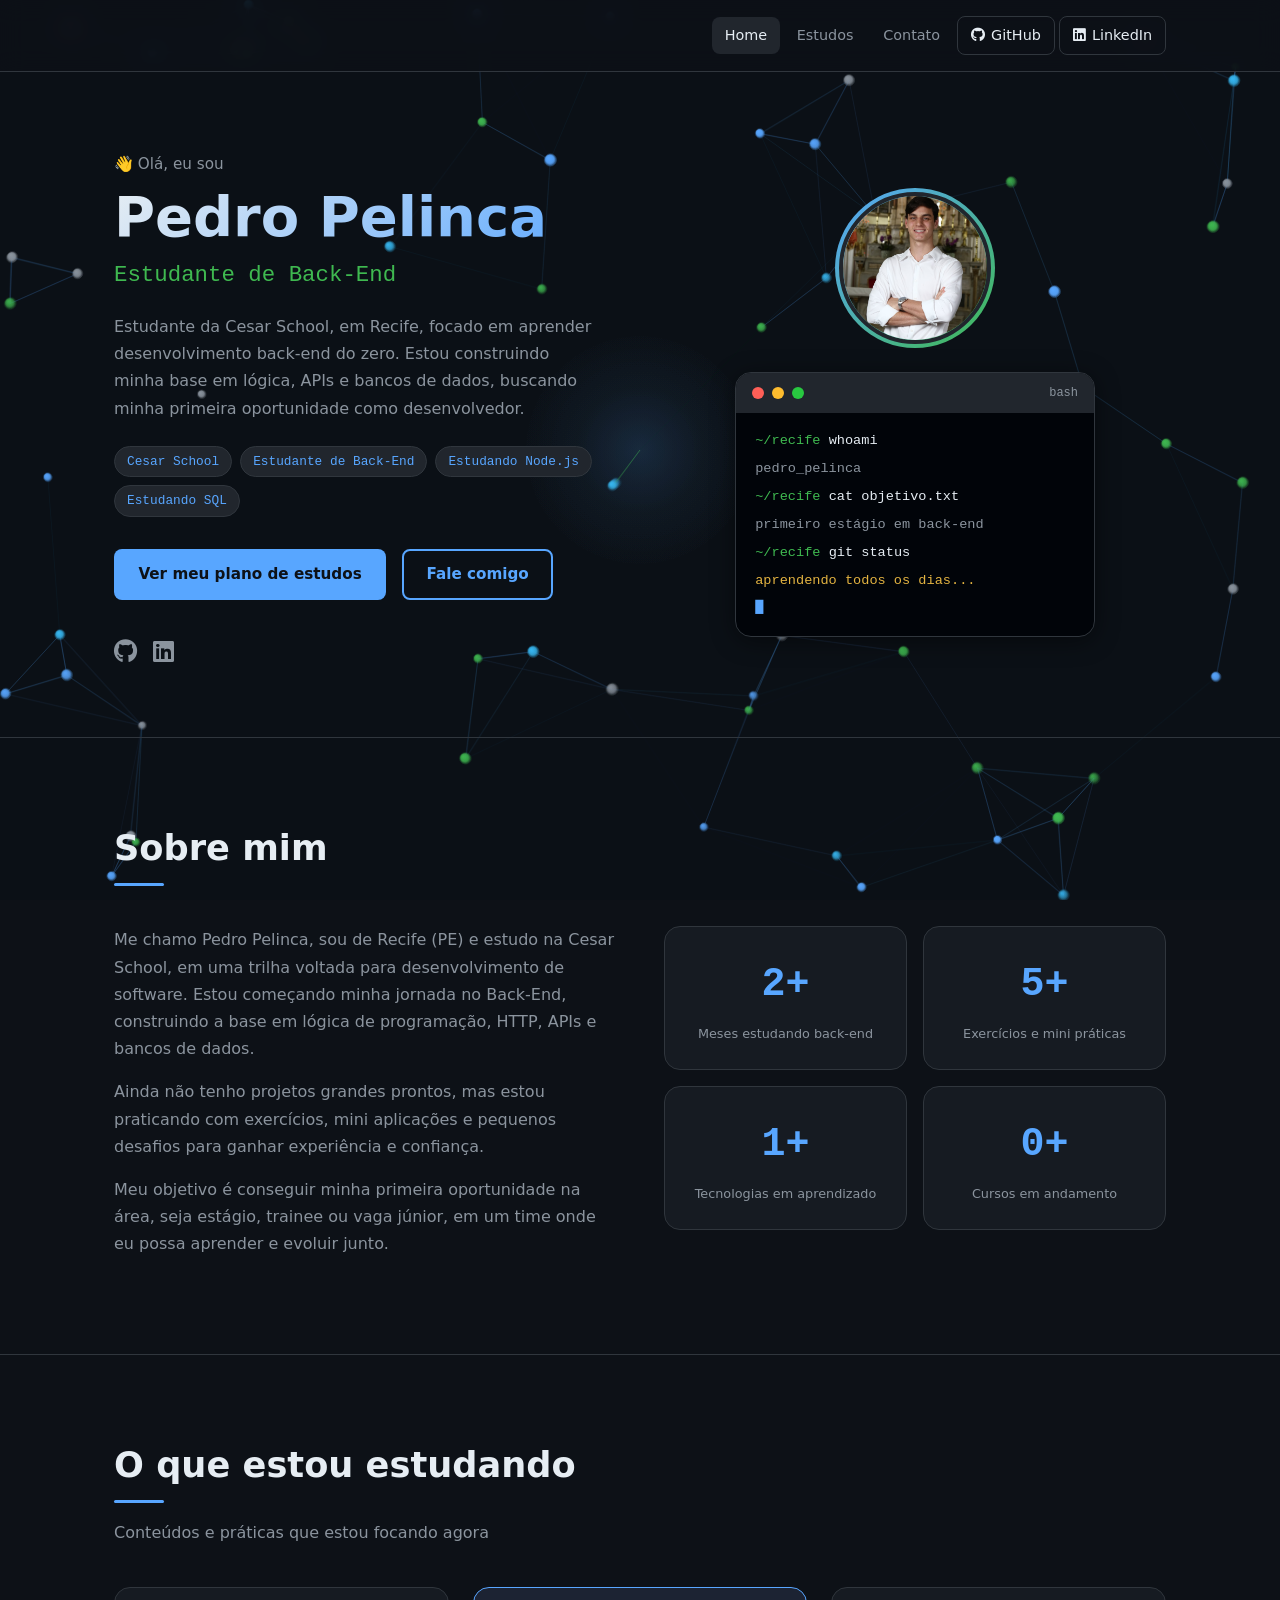
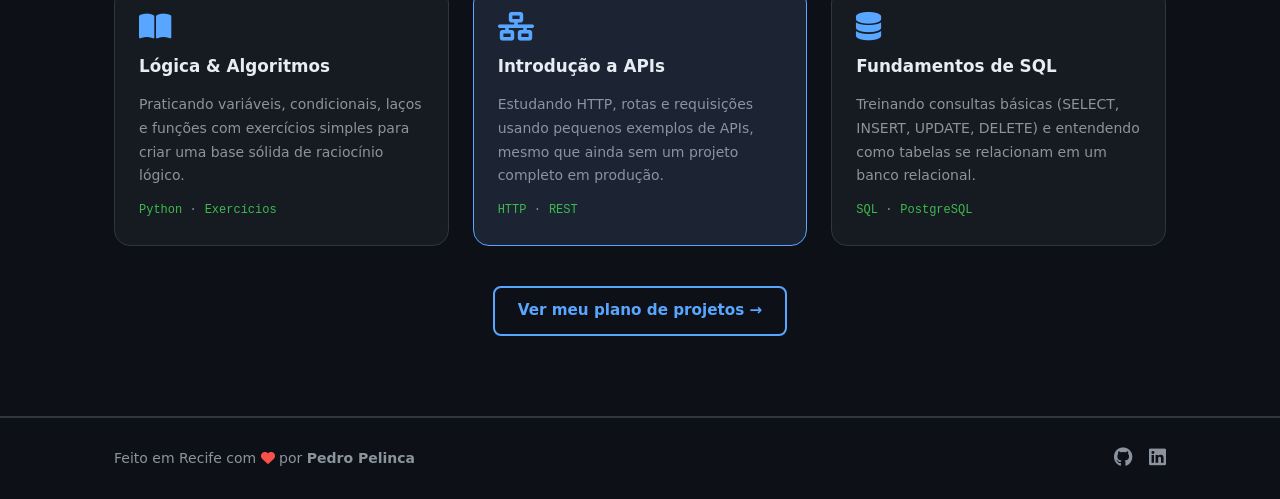
<file: index.html>
<!DOCTYPE html>
<html lang="pt-br">
<head>
  <meta charset="UTF-8" />
  <meta name="viewport" content="width=device-width, initial-scale=1.0" />
  <title>Pedro Pelinca | Estudante de Back-End</title>
  <link rel="stylesheet" href="css/style.css" />
  <link rel="stylesheet" href="https://cdnjs.cloudflare.com/ajax/libs/font-awesome/6.5.0/css/all.min.css" />
</head>
<body>
    
  <canvas id="bgCanvas"></canvas>

  <header class="header">
    <nav class="nav container">
      <a href="index.html" class="nav__logo"><PedroPelinca /></a>

      <button class="nav__toggle" id="navToggle" aria-label="Abrir menu">
        <i class="fa-solid fa-bars"></i>
      </button>

      <ul class="nav__list" id="navList">
        <li><a href="index.html" class="nav__link active">Home</a></li>
        <li><a href="projects.html" class="nav__link">Estudos</a></li>
        <li><a href="contact.html" class="nav__link">Contato</a></li>
        <li>
          <a href="https://github.com/pedropelinca3112" target="_blank" class="nav__link nav__link--icon">
            <i class="fa-brands fa-github"></i> GitHub
          </a>
        </li>
        <li>
          <a href="https://linkedin.com/in/pedro-pelinca-a230653b0" target="_blank" class="nav__link nav__link--icon">
            <i class="fa-brands fa-linkedin"></i> LinkedIn
          </a>
        </li>
      </ul>
    </nav>
  </header>

  <main>

    <section class="hero" id="hero">
      <div class="container hero__grid">

        <div class="hero__content">
          <span class="hero__tag">👋 Olá, eu sou</span>
          <h1 class="hero__title">Pedro Pelinca</h1>
          <h2 class="hero__subtitle">Estudante de Back-End</h2>
          <p class="hero__description">
            Estudante da Cesar School, em Recife, focado em aprender desenvolvimento back-end do zero.
            Estou construindo minha base em lógica, APIs e bancos de dados, buscando
            minha primeira oportunidade como desenvolvedor.
          </p>

          <div class="hero__badges">
            <span class="badge">Cesar School</span>
            <span class="badge">Estudante de Back-End</span>
            <span class="badge">Estudando Node.js</span>
            <span class="badge">Estudando SQL</span>
          </div>

          <div class="hero__actions">
            <a href="projects.html" class="btn btn--primary">Ver meu plano de estudos</a>
            <a href="contact.html" class="btn btn--outline">Fale comigo</a>
          </div>

          <div class="hero__socials">
            <a href="https://github.com/pedropelinca3112" target="_blank" aria-label="GitHub">
              <i class="fa-brands fa-github"></i>
            </a>
            <a href="https://linkedin.com/in/pedro-pelinca-a230653b0" target="_blank" aria-label="LinkedIn">
              <i class="fa-brands fa-linkedin"></i>
            </a>
          </div>
        </div>

        <div class="hero__avatar">
          <div class="avatar__ring">
            <img src="img/pedro-pelinca.png" alt="Foto de perfil de Pedro Pelinca" class="avatar__img">
          </div>

          <div class="terminal">
            <div class="terminal__bar">
              <span class="dot dot--red"></span>
              <span class="dot dot--yellow"></span>
              <span class="dot dot--green"></span>
              <span class="terminal__title">bash</span>
            </div>
            <div class="terminal__body">
              <p><span class="t-green">~/recife</span> <span class="t-white">whoami</span></p>
              <p class="t-gray">pedro_pelinca</p>
              <p><span class="t-green">~/recife</span> <span class="t-white">cat objetivo.txt</span></p>
              <p class="t-gray">primeiro estágio em back-end</p>
              <p><span class="t-green">~/recife</span> <span class="t-white">git status</span></p>
              <p class="t-yellow">aprendendo todos os dias...</p>
              <p class="cursor">█</p>
            </div>
          </div>
        </div>

      </div>
    </section>

    <!-- SOBRE -->
    <section class="about" id="sobre">
      <div class="container">
        <h2 class="section__title">Sobre mim</h2>
        <div class="about__grid">

          <div class="about__text">
            <p>
              Me chamo Pedro Pelinca, sou de Recife (PE) e estudo na Cesar School, em uma trilha voltada
              para desenvolvimento de software. Estou começando minha jornada no Back-End, construindo
              a base em lógica de programação, HTTP, APIs e bancos de dados.
            </p>
            <p>
              Ainda não tenho projetos grandes prontos, mas estou praticando com exercícios,
              mini aplicações e pequenos desafios para ganhar experiência e confiança.
            </p>
            <p>
              Meu objetivo é conseguir minha primeira oportunidade na área, seja estágio,
              trainee ou vaga júnior, em um time onde eu possa aprender e evoluir junto.
            </p>
          </div>

          <div class="about__stats">
            <div class="stat__card">
              <span class="stat__number" data-target="6">0</span>
              <span class="stat__label">Meses estudando back-end</span>
            </div>
            <div class="stat__card">
              <span class="stat__number" data-target="15">0</span>
              <span class="stat__label">Exercícios e mini práticas</span>
            </div>
            <div class="stat__card">
              <span class="stat__number" data-target="4">0</span>
              <span class="stat__label">Tecnologias em aprendizado</span>
            </div>
            <div class="stat__card">
              <span class="stat__number" data-target="2">0</span>
              <span class="stat__label">Cursos em andamento</span>
            </div>
          </div>

        </div>
      </div>
    </section>

    <!-- O QUE ESTOU ESTUDANDO -->
    <section class="featured" id="estudando">
      <div class="container">
        <h2 class="section__title">O que estou estudando</h2>
        <p class="section__subtitle">Conteúdos e práticas que estou focando agora</p>

        <div class="projects__grid">

          <article class="project__card">
            <div class="project__header">
              <i class="fa-solid fa-book-open"></i>
            </div>
            <h3 class="project__title">Lógica & Algoritmos</h3>
            <p class="project__desc">
              Praticando variáveis, condicionais, laços e funções com exercícios simples
              para criar uma base sólida de raciocínio lógico.
            </p>
            <div class="project__tech">
              <span>Python</span><span>Exercícios</span>
            </div>
          </article>

          <article class="project__card project__card--featured">
            <div class="project__header">
              <i class="fa-solid fa-network-wired"></i>
            </div>
            <h3 class="project__title">Introdução a APIs</h3>
            <p class="project__desc">
              Estudando HTTP, rotas e requisições usando pequenos exemplos de APIs,
              mesmo que ainda sem um projeto completo em produção.
            </p>
            <div class="project__tech">
              <span>HTTP</span><span>REST</span>
            </div>
          </article>

          <article class="project__card">
            <div class="project__header">
              <i class="fa-solid fa-database"></i>
            </div>
            <h3 class="project__title">Fundamentos de SQL</h3>
            <p class="project__desc">
              Treinando consultas básicas (SELECT, INSERT, UPDATE, DELETE) e entendendo
              como tabelas se relacionam em um banco relacional.
            </p>
            <div class="project__tech">
              <span>SQL</span><span>PostgreSQL</span>
            </div>
          </article>

        </div>

        <div class="featured__cta">
          <a href="projects.html" class="btn btn--outline">Ver meu plano de projetos →</a>
        </div>
      </div>
    </section>

  </main>

  <footer class="footer">
    <div class="container footer__inner">
      <p>Feito em Recife com <i class="fa-solid fa-heart"></i> por <strong>Pedro Pelinca</strong></p>
      <div class="footer__links">
        <a href="https://github.com/pedropelinca3112" target="_blank"><i class="fa-brands fa-github"></i></a>
        <a href="https://linkedin.com/in/pedro-pelinca-a230653b0" target="_blank"><i class="fa-brands fa-linkedin"></i></a>
      </div>
    </div>
  </footer>

  <script src="js/main.js"></script>
  <script src="js/particles.js"></script>
</body>
</html>
</file>
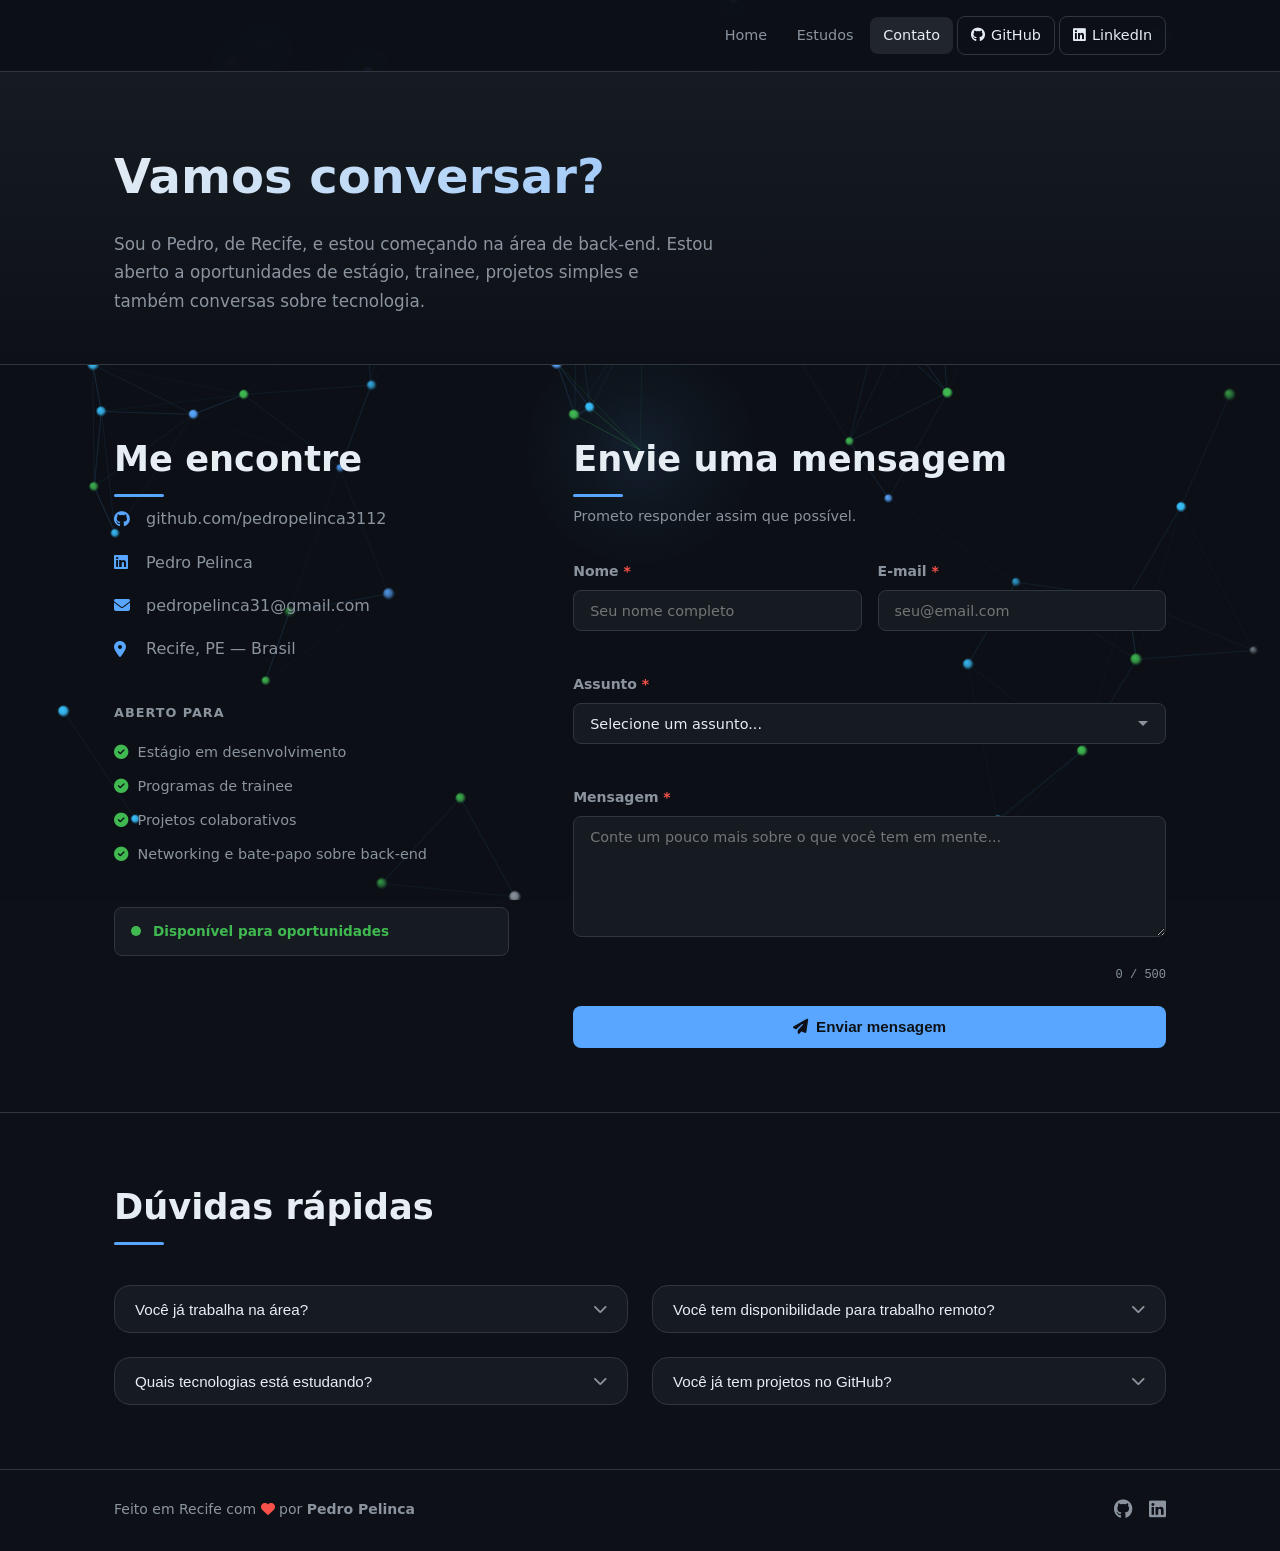
<file: contact.html>
<!DOCTYPE html>
<html lang="pt-br">
<head>
  <meta charset="UTF-8" />
  <meta name="viewport" content="width=device-width, initial-scale=1.0" />
  <title>Contato | Pedro Pelinca</title>
  <link rel="stylesheet" href="css/style.css" />
  <link rel="stylesheet" href="https://cdnjs.cloudflare.com/ajax/libs/font-awesome/6.5.0/css/all.min.css" />
</head>
<body>

    <canvas id="bgCanvas"></canvas>

  <header class="header">
    <nav class="nav container">
      <a href="index.html" class="nav__logo"><PedroPelinca /></a>

      <button class="nav__toggle" id="navToggle" aria-label="Abrir menu">
        <i class="fa-solid fa-bars"></i>
      </button>

      <ul class="nav__list" id="navList">
        <li><a href="index.html" class="nav__link">Home</a></li>
        <li><a href="projects.html" class="nav__link">Estudos</a></li>
        <li><a href="contact.html" class="nav__link active">Contato</a></li>
        <li>
          <a href="https://github.com/pedropelinca3112" target="_blank" class="nav__link nav__link--icon">
            <i class="fa-brands fa-github"></i> GitHub
          </a>
        </li>
        <li>
          <a href="https://linkedin.com/in/pedro-pelinca-a230653b0" target="_blank" class="nav__link nav__link--icon">
            <i class="fa-brands fa-linkedin"></i> LinkedIn
          </a>
        </li>
      </ul>
    </nav>
  </header>

  <main>

    <section class="page-hero">
      <div class="container">
        <h1 class="page-hero__title">Vamos conversar?</h1>
        <p class="page-hero__desc">
          Sou o Pedro, de Recife, e estou começando na área de back-end.
          Estou aberto a oportunidades de estágio, trainee, projetos simples
          e também conversas sobre tecnologia.
        </p>
      </div>
    </section>

    <section class="contact-page">
      <div class="container contact-page__grid">

        <!-- SIDEBAR -->
        <aside class="contact-side">

          <div class="contact-side__block">
            <h2 class="section__title">Me encontre</h2>
            <ul class="contact__list">
              <li>
                <i class="fa-brands fa-github"></i>
                <a href="https://github.com/pedropelinca3112" target="_blank">github.com/pedropelinca3112</a>
              </li>
              <li>
                <i class="fa-brands fa-linkedin"></i>
                <a href="https://linkedin.com/in/pedro-pelinca-a230653b0" target="_blank">Pedro Pelinca</a>
              </li>
              <li>
                <i class="fa-solid fa-envelope"></i>
                <a href="mailto:pedropelinca31@gmail.com">pedropelinca31@gmail.com</a>
              </li>
              <li>
                <i class="fa-solid fa-location-dot"></i>
                <span>Recife, PE — Brasil</span>
              </li>
            </ul>
          </div>

          <div class="contact-side__block">
            <h3>Aberto para</h3>
            <ul class="open-for">
              <li><i class="fa-solid fa-circle-check"></i> Estágio em desenvolvimento</li>
              <li><i class="fa-solid fa-circle-check"></i> Programas de trainee</li>
              <li><i class="fa-solid fa-circle-check"></i> Projetos colaborativos</li>
              <li><i class="fa-solid fa-circle-check"></i> Networking e bate-papo sobre back-end</li>
            </ul>
          </div>

          <div class="contact-side__block availability">
            <div class="availability__dot"></div>
            <p>Disponível para oportunidades</p>
          </div>

        </aside>

        <!-- FORMULÁRIO COM FORMSUBMIT -->
        <div class="contact-form__wrapper">
          <h2 class="section__title">Envie uma mensagem</h2>
          <p class="contact-form__subtitle">Prometo responder assim que possível.</p>

          <!--
            FormSubmit.co — sem backend necessário.
            Primeiro envio vai pedir confirmação no e-mail do Pedro.
            Depois disso funciona normalmente.
          -->
          <form
            class="contact__form contact__form--full"
            id="contactForm"
            action="https://formsubmit.co/pedropelinca31@gmail.com"
            method="POST"
            novalidate
          >
            <!-- Configurações do FormSubmit -->
            <input type="hidden" name="_subject"  value="Nova mensagem do portfólio — Pedro Pelinca" />
            <input type="hidden" name="_captcha"  value="false" />
            <input type="hidden" name="_template" value="table" />
            <input type="hidden" name="_next"     value="obrigado.html" />
            <!-- Honeypot anti-spam -->
            <input type="text"   name="_honey"    style="display:none" />

            <div class="form__row">
              <div class="form__group">
                <label for="name">Nome <span class="required">*</span></label>
                <input type="text" id="name" name="name" placeholder="Seu nome completo" required />
                <span class="form__error" id="nameError"></span>
              </div>
              <div class="form__group">
                <label for="email">E-mail <span class="required">*</span></label>
                <input type="email" id="email" name="email" placeholder="seu@email.com" required />
                <span class="form__error" id="emailError"></span>
              </div>
            </div>

            <div class="form__group">
              <label for="subject">Assunto <span class="required">*</span></label>
              <select id="subject" name="assunto" required>
                <option value="">Selecione um assunto...</option>
                <option value="Proposta de estágio">Proposta de estágio</option>
                <option value="Programa trainee">Programa trainee</option>
                <option value="Projeto colaborativo">Projeto colaborativo</option>
                <option value="Networking / mentoria">Networking / mentoria</option>
                <option value="Outro">Outro</option>
              </select>
              <span class="form__error" id="subjectError"></span>
            </div>

            <div class="form__group">
              <label for="message">Mensagem <span class="required">*</span></label>
              <textarea
                id="message"
                name="message"
                rows="6"
                placeholder="Conte um pouco mais sobre o que você tem em mente..."
                required
              ></textarea>
              <span class="form__error" id="messageError"></span>
              <span class="char__counter" id="charCounter">0 / 500</span>
            </div>

            <button type="submit" class="btn btn--primary btn--full" id="submitBtn">
              <i class="fa-solid fa-paper-plane"></i>
              <span>Enviar mensagem</span>
            </button>

          </form>
        </div>

      </div>
    </section>

    <!-- FAQ -->
    <section class="faq">
      <div class="container">
        <h2 class="section__title">Dúvidas rápidas</h2>

        <div class="faq__grid">

          <div class="faq__item">
            <button class="faq__question" aria-expanded="false">
              <span>Você já trabalha na área?</span>
              <i class="fa-solid fa-chevron-down"></i>
            </button>
            <div class="faq__answer">
              <p>Ainda não. Estou começando e busco minha primeira oportunidade como estagiário ou júnior.</p>
            </div>
          </div>

          <div class="faq__item">
            <button class="faq__question" aria-expanded="false">
              <span>Você tem disponibilidade para trabalho remoto?</span>
              <i class="fa-solid fa-chevron-down"></i>
            </button>
            <div class="faq__answer">
              <p>Sim, tenho disponibilidade para remoto e também para oportunidades presenciais em Recife e região.</p>
            </div>
          </div>

          <div class="faq__item">
            <button class="faq__question" aria-expanded="false">
              <span>Quais tecnologias está estudando?</span>
              <i class="fa-solid fa-chevron-down"></i>
            </button>
            <div class="faq__answer">
              <p>No momento estou focando em lógica de programação, fundamentos de back-end, Node.js e SQL.</p>
            </div>
          </div>

          <div class="faq__item">
            <button class="faq__question" aria-expanded="false">
              <span>Você já tem projetos no GitHub?</span>
              <i class="fa-solid fa-chevron-down"></i>
            </button>
            <div class="faq__answer">
              <p>
                Ainda não tenho projetos grandes, mas pretendo começar a publicar exercícios e
                primeiros CRUDs em
                <a href="https://github.com/pedropelinca3112" target="_blank">github.com/pedropelinca3112</a>.
              </p>
            </div>
          </div>

        </div>
      </div>
    </section>

  </main>

  <footer class="footer">
    <div class="container footer__inner">
      <p>Feito em Recife com <i class="fa-solid fa-heart"></i> por <strong>Pedro Pelinca</strong></p>
      <div class="footer__links">
        <a href="https://github.com/pedropelinca3112" target="_blank"><i class="fa-brands fa-github"></i></a>
        <a href="https://linkedin.com/in/pedro-pelinca-a230653b0" target="_blank"><i class="fa-brands fa-linkedin"></i></a>
      </div>
    </div>
  </footer>

  <script src="js/main.js"></script>
  <script src="js/contact.js"></script>
  <script src="js/particles.js"></script>
</body>
</html>
</file>
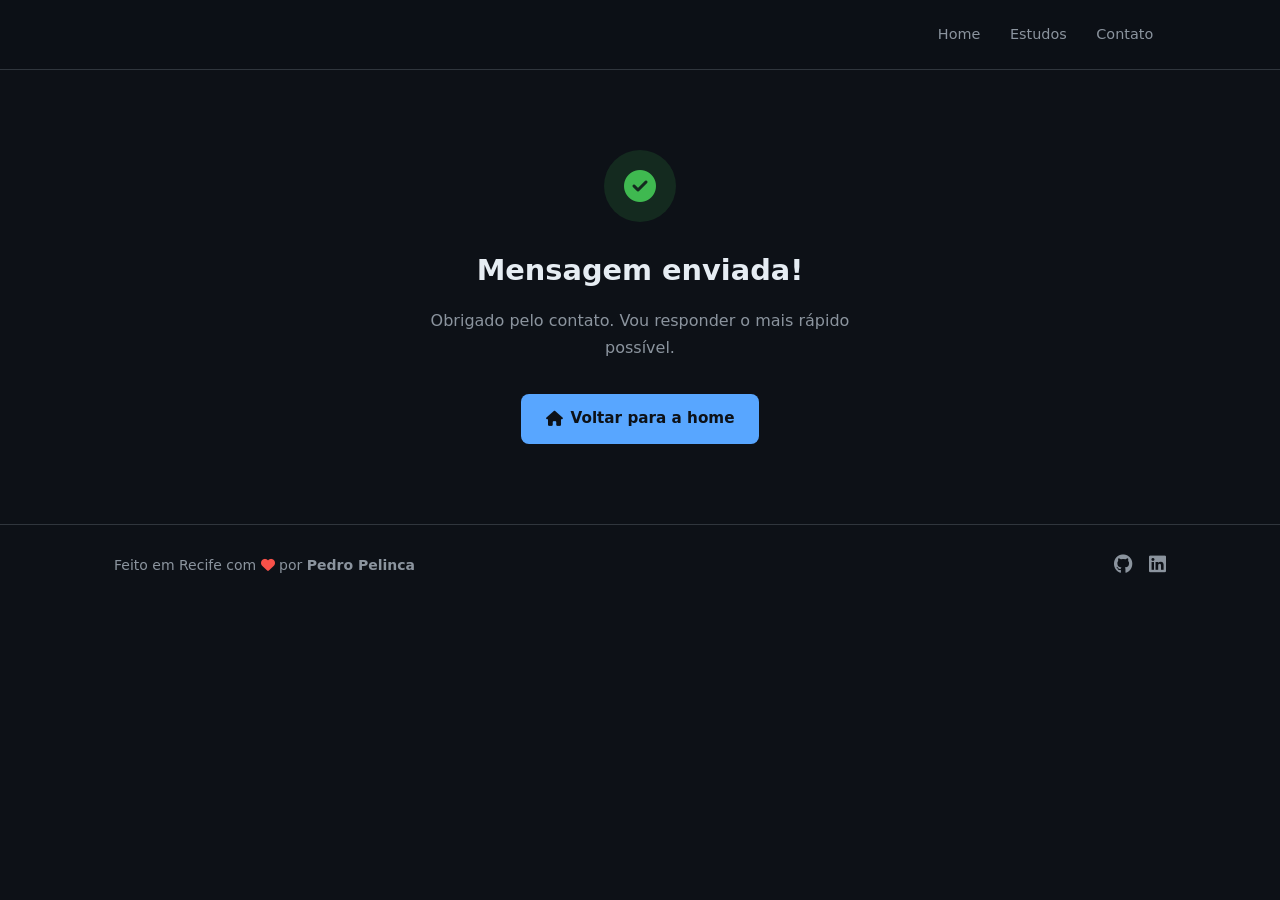
<file: obrigado.html>
<!DOCTYPE html>
<html lang="pt-br">
<head>
  <meta charset="UTF-8" />
  <meta name="viewport" content="width=device-width, initial-scale=1.0" />
  <title>Mensagem enviada | Pedro Pelinca</title>
  <link rel="stylesheet" href="css/style.css" />
  <link rel="stylesheet" href="https://cdnjs.cloudflare.com/ajax/libs/font-awesome/6.5.0/css/all.min.css" />
</head>
<body>

  <header class="header">
    <nav class="nav container">
      <a href="index.html" class="nav__logo"><PedroPelinca /></a>
      <ul class="nav__list">
        <li><a href="index.html" class="nav__link">Home</a></li>
        <li><a href="projects.html" class="nav__link">Estudos</a></li>
        <li><a href="contact.html" class="nav__link">Contato</a></li>
      </ul>
    </nav>
  </header>

  <main>
    <section class="thankyou">
      <div class="container thankyou__inner">
        <div class="thankyou__icon">
          <i class="fa-solid fa-circle-check"></i>
        </div>
        <h1>Mensagem enviada!</h1>
        <p>Obrigado pelo contato. Vou responder o mais rápido possível.</p>
        <a href="index.html" class="btn btn--primary">
          <i class="fa-solid fa-house"></i> Voltar para a home
        </a>
      </div>
    </section>
  </main>

  <footer class="footer">
    <div class="container footer__inner">
      <p>Feito em Recife com <i class="fa-solid fa-heart"></i> por <strong>Pedro Pelinca</strong></p>
      <div class="footer__links">
        <a href="https://github.com/pedropelinca3112" target="_blank"><i class="fa-brands fa-github"></i></a>
        <a href="https://linkedin.com/in/pedro-pelinca-a230653b0" target="_blank"><i class="fa-brands fa-linkedin"></i></a>
      </div>
    </div>
  </footer>

</body>
</html>
</file>
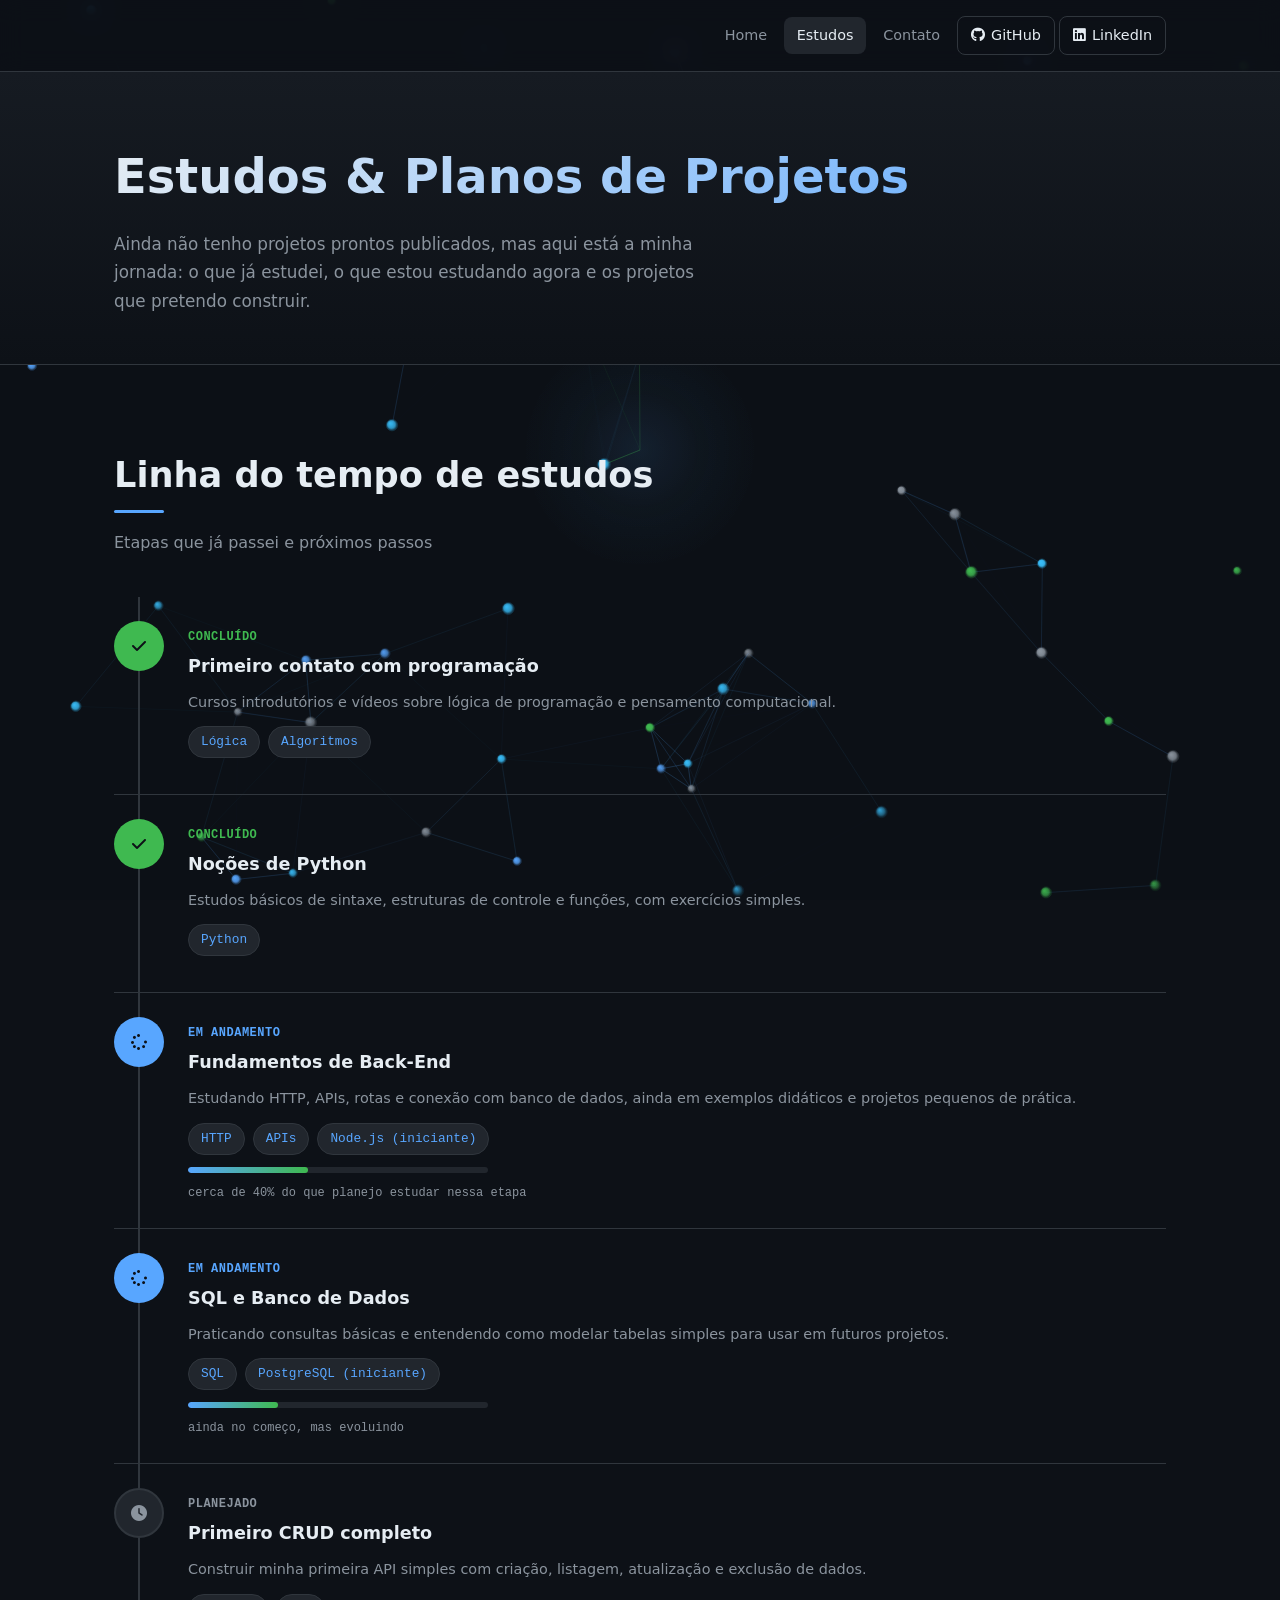
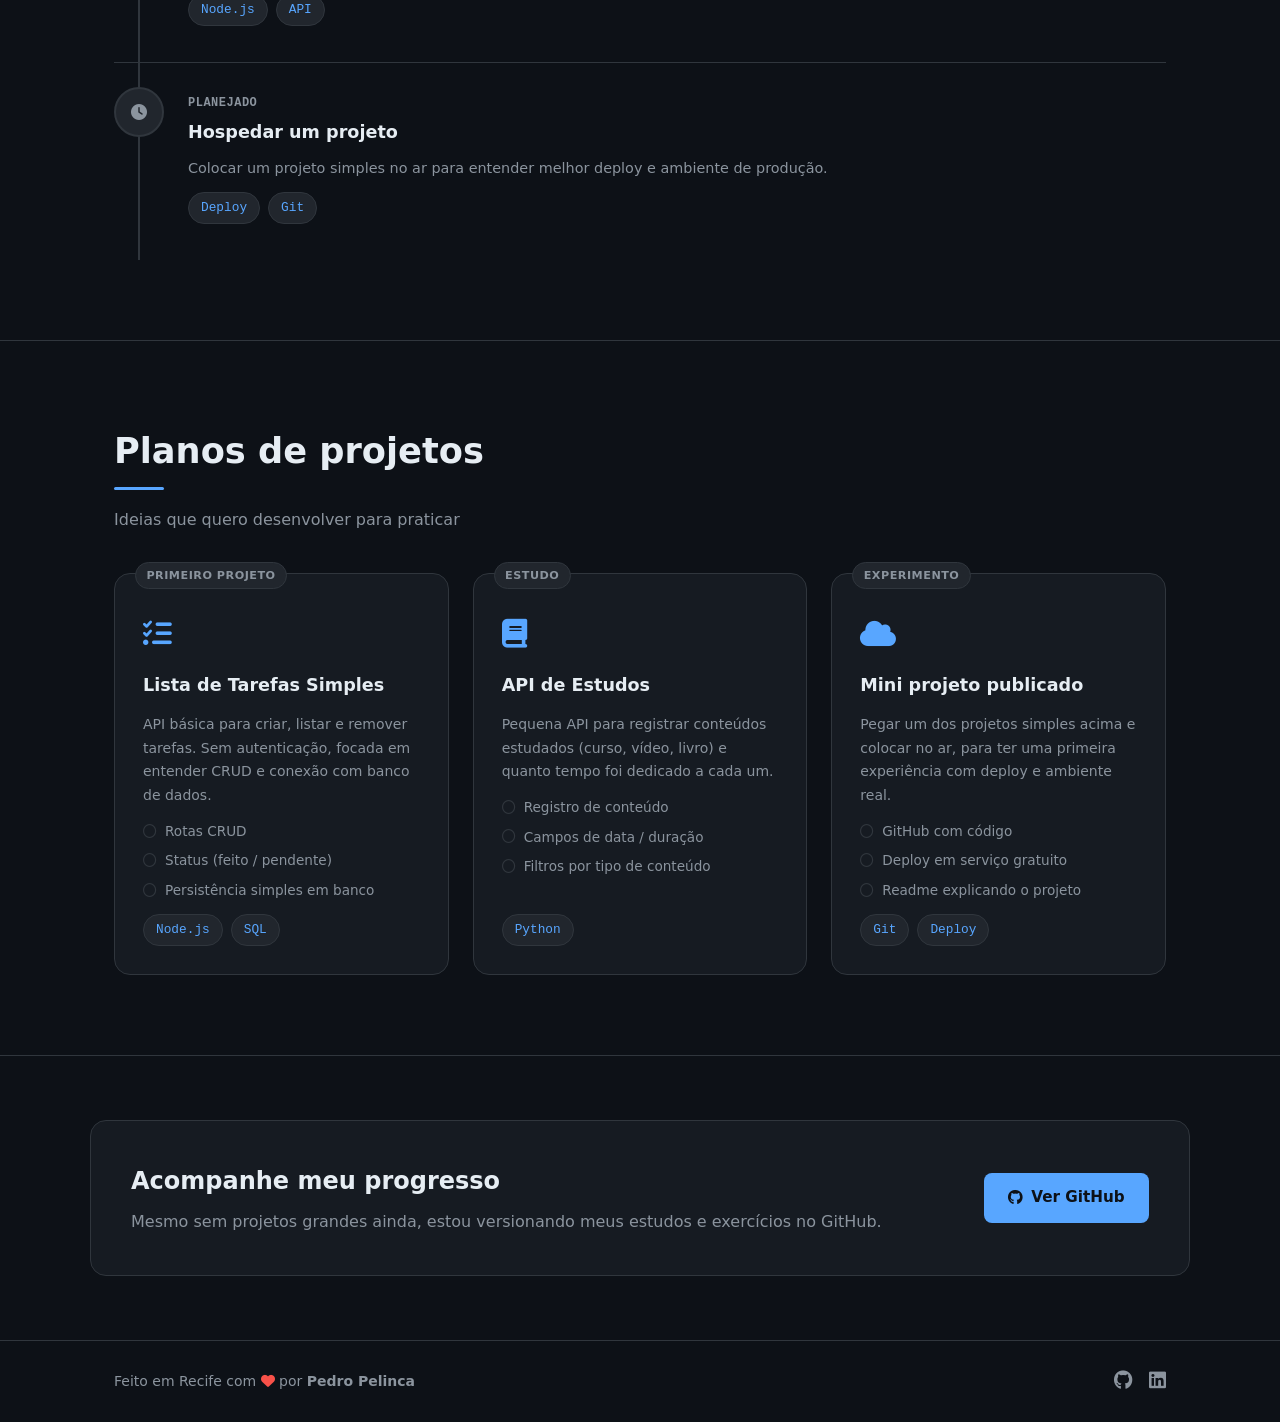
<file: projects.html>
<!DOCTYPE html>
<html lang="pt-br">
<head>
  <meta charset="UTF-8" />
  <meta name="viewport" content="width=device-width, initial-scale=1.0" />
  <title>Estudos & Planos | Pedro Pelinca</title>
  <link rel="stylesheet" href="css/style.css" />
  <link rel="stylesheet" href="https://cdnjs.cloudflare.com/ajax/libs/font-awesome/6.5.0/css/all.min.css" />
</head>
<body>
    
    <canvas id="bgCanvas"></canvas>
    
  <header class="header">
    <nav class="nav container">
      <a href="index.html" class="nav__logo"><PedroPelinca /></a>

      <button class="nav__toggle" id="navToggle" aria-label="Abrir menu">
        <i class="fa-solid fa-bars"></i>
      </button>

      <ul class="nav__list" id="navList">
        <li><a href="index.html" class="nav__link">Home</a></li>
        <li><a href="projects.html" class="nav__link active">Estudos</a></li>
        <li><a href="contact.html" class="nav__link">Contato</a></li>
        <li>
          <a href="https://github.com/pedropelinca3112" target="_blank" class="nav__link nav__link--icon">
            <i class="fa-brands fa-github"></i> GitHub
          </a>
        </li>
        <li>
          <a href="https://linkedin.com/in/pedro-pelinca-a230653b0" target="_blank" class="nav__link nav__link--icon">
            <i class="fa-brands fa-linkedin"></i> LinkedIn
          </a>
        </li>
      </ul>
    </nav>
  </header>

  <main>

    <section class="page-hero">
      <div class="container">
        <h1 class="page-hero__title">Estudos & Planos de Projetos</h1>
        <p class="page-hero__desc">
          Ainda não tenho projetos prontos publicados, mas aqui está a minha jornada:
          o que já estudei, o que estou estudando agora e os projetos que pretendo construir.
        </p>
      </div>
    </section>

    <!-- ROADMAP -->
    <section class="roadmap">
      <div class="container">
        <h2 class="section__title">Linha do tempo de estudos</h2>
        <p class="section__subtitle">Etapas que já passei e próximos passos</p>

        <div class="roadmap__list">

          <div class="roadmap__item roadmap__item--done">
            <div class="roadmap__icon"><i class="fa-solid fa-check"></i></div>
            <div class="roadmap__content">
              <span class="roadmap__status roadmap__status--done">Concluído</span>
              <h3>Primeiro contato com programação</h3>
              <p>Cursos introdutórios e vídeos sobre lógica de programação e pensamento computacional.</p>
              <div class="roadmap__tags">
                <span class="badge">Lógica</span>
                <span class="badge">Algoritmos</span>
              </div>
            </div>
          </div>

          <div class="roadmap__item roadmap__item--done">
            <div class="roadmap__icon"><i class="fa-solid fa-check"></i></div>
            <div class="roadmap__content">
              <span class="roadmap__status roadmap__status--done">Concluído</span>
              <h3>Noções de Python</h3>
              <p>Estudos básicos de sintaxe, estruturas de controle e funções, com exercícios simples.</p>
              <div class="roadmap__tags">
                <span class="badge">Python</span>
              </div>
            </div>
          </div>

          <div class="roadmap__item roadmap__item--progress">
            <div class="roadmap__icon"><i class="fa-solid fa-spinner"></i></div>
            <div class="roadmap__content">
              <span class="roadmap__status roadmap__status--progress">Em andamento</span>
              <h3>Fundamentos de Back-End</h3>
              <p>
                Estudando HTTP, APIs, rotas e conexão com banco de dados, ainda em exemplos
                didáticos e projetos pequenos de prática.
              </p>
              <div class="roadmap__tags">
                <span class="badge">HTTP</span>
                <span class="badge">APIs</span>
                <span class="badge">Node.js (iniciante)</span>
              </div>
              <div class="progress__bar">
                <div class="progress__fill" style="width: 40%"></div>
              </div>
              <span class="progress__label">cerca de 40% do que planejo estudar nessa etapa</span>
            </div>
          </div>

          <div class="roadmap__item roadmap__item--progress">
            <div class="roadmap__icon"><i class="fa-solid fa-spinner"></i></div>
            <div class="roadmap__content">
              <span class="roadmap__status roadmap__status--progress">Em andamento</span>
              <h3>SQL e Banco de Dados</h3>
              <p>
                Praticando consultas básicas e entendendo como modelar tabelas simples
                para usar em futuros projetos.
              </p>
              <div class="roadmap__tags">
                <span class="badge">SQL</span>
                <span class="badge">PostgreSQL (iniciante)</span>
              </div>
              <div class="progress__bar">
                <div class="progress__fill" style="width: 30%"></div>
              </div>
              <span class="progress__label">ainda no começo, mas evoluindo</span>
            </div>
          </div>

          <div class="roadmap__item roadmap__item--planned">
            <div class="roadmap__icon"><i class="fa-solid fa-clock"></i></div>
            <div class="roadmap__content">
              <span class="roadmap__status roadmap__status--planned">Planejado</span>
              <h3>Primeiro CRUD completo</h3>
              <p>Construir minha primeira API simples com criação, listagem, atualização e exclusão de dados.</p>
              <div class="roadmap__tags">
                <span class="badge">Node.js</span>
                <span class="badge">API</span>
              </div>
            </div>
          </div>

          <div class="roadmap__item roadmap__item--planned">
            <div class="roadmap__icon"><i class="fa-solid fa-clock"></i></div>
            <div class="roadmap__content">
              <span class="roadmap__status roadmap__status--planned">Planejado</span>
              <h3>Hospedar um projeto</h3>
              <p>
                Colocar um projeto simples no ar para entender melhor deploy e ambiente de produção.
              </p>
              <div class="roadmap__tags">
                <span class="badge">Deploy</span>
                <span class="badge">Git</span>
              </div>
            </div>
          </div>

        </div>
      </div>
    </section>

    <!-- PLANOS DE PROJETOS -->
    <section class="ideas">
      <div class="container">
        <h2 class="section__title">Planos de projetos</h2>
        <p class="section__subtitle">Ideias que quero desenvolver para praticar</p>

        <div class="ideas__grid">

          <article class="idea__card">
            <div class="idea__badge idea__badge--planned">Primeiro projeto</div>
            <div class="idea__icon"><i class="fa-solid fa-list-check"></i></div>
            <h3>Lista de Tarefas Simples</h3>
            <p>
              API básica para criar, listar e remover tarefas. Sem autenticação,
              focada em entender CRUD e conexão com banco de dados.
            </p>
            <ul class="idea__features">
              <li><i class="fa-regular fa-circle"></i> Rotas CRUD</li>
              <li><i class="fa-regular fa-circle"></i> Status (feito / pendente)</li>
              <li><i class="fa-regular fa-circle"></i> Persistência simples em banco</li>
            </ul>
            <div class="idea__tech">
              <span class="badge">Node.js</span>
              <span class="badge">SQL</span>
            </div>
          </article>

          <article class="idea__card">
            <div class="idea__badge idea__badge--planned">Estudo</div>
            <div class="idea__icon"><i class="fa-solid fa-book"></i></div>
            <h3>API de Estudos</h3>
            <p>
              Pequena API para registrar conteúdos estudados (curso, vídeo, livro) e
              quanto tempo foi dedicado a cada um.
            </p>
            <ul class="idea__features">
              <li><i class="fa-regular fa-circle"></i> Registro de conteúdo</li>
              <li><i class="fa-regular fa-circle"></i> Campos de data / duração</li>
              <li><i class="fa-regular fa-circle"></i> Filtros por tipo de conteúdo</li>
            </ul>
            <div class="idea__tech">
              <span class="badge">Python</span>
            </div>
          </article>

          <article class="idea__card">
            <div class="idea__badge idea__badge--planned">Experimento</div>
            <div class="idea__icon"><i class="fa-solid fa-cloud"></i></div>
            <h3>Mini projeto publicado</h3>
            <p>
              Pegar um dos projetos simples acima e colocar no ar, para ter uma
              primeira experiência com deploy e ambiente real.
            </p>
            <ul class="idea__features">
              <li><i class="fa-regular fa-circle"></i> GitHub com código</li>
              <li><i class="fa-regular fa-circle"></i> Deploy em serviço gratuito</li>
              <li><i class="fa-regular fa-circle"></i> Readme explicando o projeto</li>
            </ul>
            <div class="idea__tech">
              <span class="badge">Git</span>
              <span class="badge">Deploy</span>
            </div>
          </article>

        </div>
      </div>
    </section>

    <!-- CTA GITHUB -->
    <section class="github-cta">
      <div class="container github-cta__inner">
        <div>
          <h2>Acompanhe meu progresso</h2>
          <p>Mesmo sem projetos grandes ainda, estou versionando meus estudos e exercícios no GitHub.</p>
        </div>
        <a href="https://github.com/pedropelinca3112" target="_blank" class="btn btn--primary">
          <i class="fa-brands fa-github"></i> Ver GitHub
        </a>
      </div>
    </section>

  </main>

  <footer class="footer">
    <div class="container footer__inner">
      <p>Feito em Recife com <i class="fa-solid fa-heart"></i> por <strong>Pedro Pelinca</strong></p>
      <div class="footer__links">
        <a href="https://github.com/pedropelinca3112" target="_blank"><i class="fa-brands fa-github"></i></a>
        <a href="https://linkedin.com/in/pedro-pelinca-a230653b0" target="_blank"><i class="fa-brands fa-linkedin"></i></a>
      </div>
    </div>
  </footer>

  <script src="js/main.js"></script>
  <script src="js/particles.js"></script>
</body>
</html>
</file>
<file: css/style.css>
/* ==========================================
   RESET & VARIÁVEIS
   ========================================== */
*, *::before, *::after {
  margin: 0;
  padding: 0;
  box-sizing: border-box;
}

:root {
  --color-bg:           #0d1117;
  --color-bg-2:         #161b22;
  --color-bg-3:         #21262d;
  --color-accent:       #58a6ff;
  --color-accent-2:     #3fb950;
  --color-accent-warn:  #e3b341;
  --color-text:         #e6edf3;
  --color-text-muted:   #8b949e;
  --color-border:       #30363d;
  --color-card:         #161b22;
  --color-featured:     #1c2333;
  --color-error:        #f85149;

  --font-main: 'Segoe UI', system-ui, sans-serif;
  --font-mono: 'Courier New', Courier, monospace;

  --radius:    8px;
  --radius-lg: 16px;
  --shadow:    0 4px 24px rgba(0,0,0,0.45);
  --transition: 0.25s ease;
  --max-width: 1100px;
}

html { scroll-behavior: smooth; }

body {
  font-family: var(--font-main);
  background-color: var(--color-bg);
  color: var(--color-text);
  line-height: 1.7;
}

a { color: inherit; text-decoration: none; }
img { max-width: 100%; display: block; }
ul { list-style: none; }

/* ==========================================
   UTILITÁRIOS
   ========================================== */
.container {
  max-width: var(--max-width);
  margin: 0 auto;
  padding: 0 1.5rem;
}

.section__title {
  font-size: clamp(1.6rem, 3vw, 2.2rem);
  font-weight: 700;
  margin-bottom: 0.5rem;
  display: inline-block;
}

.section__title::after {
  content: '';
  display: block;
  width: 50px;
  height: 3px;
  background: var(--color-accent);
  border-radius: 2px;
  margin-top: 6px;
}

.section__subtitle {
  color: var(--color-text-muted);
  margin-bottom: 2.5rem;
  margin-top: 0.5rem;
}

/* Botões */
.btn {
  display: inline-flex;
  align-items: center;
  gap: 0.5rem;
  padding: 0.65rem 1.4rem;
  border-radius: var(--radius);
  font-weight: 600;
  font-size: 0.95rem;
  cursor: pointer;
  border: 2px solid transparent;
  transition: var(--transition);
}

.btn--primary {
  background: var(--color-accent);
  color: #0d1117;
}
.btn--primary:hover { background: #79b8ff; }

.btn--outline {
  border-color: var(--color-accent);
  color: var(--color-accent);
  background: transparent;
}
.btn--outline:hover {
  background: var(--color-accent);
  color: #0d1117;
}

.btn--full { width: 100%; justify-content: center; }
.btn:disabled { opacity: 0.6; cursor: not-allowed; }

/* Badges */
.badge {
  display: inline-block;
  padding: 0.25rem 0.75rem;
  border-radius: 999px;
  background: var(--color-bg-3);
  border: 1px solid var(--color-border);
  font-size: 0.8rem;
  font-family: var(--font-mono);
  color: var(--color-accent);
}

/* ==========================================
   HEADER & NAV
   ========================================== */
.header {
  position: sticky;
  top: 0;
  z-index: 100;
  background: rgba(13, 17, 23, 0.88);
  backdrop-filter: blur(12px);
  border-bottom: 1px solid var(--color-border);
}

.nav {
  display: flex;
  align-items: center;
  justify-content: space-between;
  padding-top: 1rem;
  padding-bottom: 1rem;
}

.nav__logo {
  font-family: var(--font-mono);
  font-size: 1.1rem;
  font-weight: 700;
  color: var(--color-accent);
}

.nav__list {
  display: flex;
  align-items: center;
  gap: 0.25rem;
}

.nav__link {
  padding: 0.4rem 0.8rem;
  border-radius: var(--radius);
  font-size: 0.9rem;
  color: var(--color-text-muted);
  transition: var(--transition);
  display: flex;
  align-items: center;
  gap: 0.4rem;
}

.nav__link:hover,
.nav__link.active {
  color: var(--color-text);
  background: var(--color-bg-3);
}

.nav__link--icon {
  border: 1px solid var(--color-border);
  color: var(--color-text);
}

.nav__toggle {
  display: none;
  background: none;
  border: none;
  color: var(--color-text);
  font-size: 1.3rem;
  cursor: pointer;
}

/* ==========================================
   HERO
   ========================================== */
.hero {
  padding: 5rem 0 4rem;
  border-bottom: 1px solid var(--color-border);
}

.hero__grid {
  display: grid;
  grid-template-columns: 1fr 1fr;
  gap: 3rem;
  align-items: center;
}

.hero__tag {
  font-size: 0.95rem;
  color: var(--color-text-muted);
  margin-bottom: 0.5rem;
  display: block;
}

.hero__title {
  font-size: clamp(2.2rem, 5vw, 3.5rem);
  font-weight: 800;
  line-height: 1.1;
  background: linear-gradient(135deg, var(--color-text) 0%, var(--color-accent) 100%);
  -webkit-background-clip: text;
  -webkit-text-fill-color: transparent;
  background-clip: text;
}

.hero__subtitle {
  font-size: clamp(1rem, 2vw, 1.4rem);
  color: var(--color-accent-2);
  font-weight: 500;
  margin: 0.5rem 0 1.2rem;
  font-family: var(--font-mono);
}

.hero__description {
  color: var(--color-text-muted);
  max-width: 480px;
  margin-bottom: 1.5rem;
}

.hero__badges {
  display: flex;
  flex-wrap: wrap;
  gap: 0.5rem;
  margin-bottom: 2rem;
}

.hero__actions {
  display: flex;
  gap: 1rem;
  margin-bottom: 2rem;
  flex-wrap: wrap;
}

.hero__socials { display: flex; gap: 1rem; }

.hero__socials a {
  font-size: 1.5rem;
  color: var(--color-text-muted);
  transition: var(--transition);
}
.hero__socials a:hover { color: var(--color-accent); }

/* Avatar */
.hero__avatar {
  display: flex;
  flex-direction: column;
  align-items: center;
  gap: 1.5rem;
}

.avatar__ring {
  width: 160px;
  height: 160px;
  border-radius: 50%;
  padding: 4px; /* Espaçamento entre o anel e a imagem */
  background: linear-gradient(135deg, var(--color-accent), var(--color-accent-2));
  display: flex; /* Para centralizar a imagem */
  align-items: center;
  justify-content: center;
  overflow: hidden; /* Garante que a imagem não vaze do círculo */
}

.avatar__img {
  width: 100%;
  height: 100%;
  border-radius: 50%;
  object-fit: cover; /* Garante que a imagem preencha o círculo sem distorcer */
  border: 4px solid var(--color-bg-3); /* Borda interna para separar da borda colorida */
}

/* Terminal */
.terminal {
  width: 100%;
  max-width: 360px;
  border-radius: var(--radius-lg);
  overflow: hidden;
  background: #010409;
  border: 1px solid var(--color-border);
  box-shadow: var(--shadow);
  font-family: var(--font-mono);
  font-size: 0.85rem;
}

.terminal__bar {
  background: var(--color-bg-3);
  padding: 0.6rem 1rem;
  display: flex;
  align-items: center;
  gap: 0.5rem;
}

.dot { width: 12px; height: 12px; border-radius: 50%; }
.dot--red    { background: #ff5f57; }
.dot--yellow { background: #febc2e; }
.dot--green  { background: #28c840; }

.terminal__title {
  margin-left: auto;
  color: var(--color-text-muted);
  font-size: 0.75rem;
}

.terminal__body {
  padding: 1rem 1.2rem;
  display: flex;
  flex-direction: column;
  gap: 0.3rem;
}

.t-green  { color: #3fb950; }
.t-white  { color: #e6edf3; }
.t-gray   { color: #8b949e; }
.t-yellow { color: #e3b341; }

.cursor {
  color: var(--color-accent);
  animation: blink 1s step-end infinite;
}

@keyframes blink { 50% { opacity: 0; } }

/* ==========================================
   SOBRE
   ========================================== */
.about {
  padding: 5rem 0;
  border-bottom: 1px solid var(--color-border);
}

.about__grid {
  display: grid;
  grid-template-columns: 1fr 1fr;
  gap: 3rem;
  align-items: start;
  margin-top: 2rem;
}

.about__text p {
  color: var(--color-text-muted);
  margin-bottom: 1rem;
}

.about__stats {
  display: grid;
  grid-template-columns: 1fr 1fr;
  gap: 1rem;
}

.stat__card {
  background: var(--color-card);
  border: 1px solid var(--color-border);
  border-radius: var(--radius-lg);
  padding: 1.5rem;
  text-align: center;
  transition: var(--transition);
}

.stat__card:hover {
  border-color: var(--color-accent);
  transform: translateY(-3px);
}

.stat__number {
  display: block;
  font-size: 2.5rem;
  font-weight: 800;
  color: var(--color-accent);
  font-family: var(--font-mono);
}

.stat__number::after { content: '+'; }

.stat__label {
  font-size: 0.8rem;
  color: var(--color-text-muted);
  margin-top: 0.25rem;
  display: block;
}

/* ==========================================
   FEATURED (INDEX)
   ========================================== */
.featured {
  padding: 5rem 0;
  border-bottom: 1px solid var(--color-border);
}

.projects__grid {
  display: grid;
  grid-template-columns: repeat(3, 1fr);
  gap: 1.5rem;
}

.project__card {
  background: var(--color-card);
  border: 1px solid var(--color-border);
  border-radius: var(--radius-lg);
  padding: 1.5rem;
  display: flex;
  flex-direction: column;
  gap: 0.75rem;
  transition: var(--transition);
}

.project__card:hover {
  border-color: var(--color-accent);
  transform: translateY(-4px);
  box-shadow: 0 8px 30px rgba(88,166,255,0.1);
}

.project__card--featured {
  border-color: var(--color-accent);
  background: var(--color-featured);
}

.project__header {
  display: flex;
  justify-content: space-between;
  align-items: flex-start;
}

.project__header > i {
  font-size: 1.8rem;
  color: var(--color-accent);
}

.project__title { font-size: 1.05rem; font-weight: 700; }

.project__desc {
  font-size: 0.875rem;
  color: var(--color-text-muted);
  flex: 1;
}

.project__tech {
  display: flex;
  flex-wrap: wrap;
  gap: 0.5rem;
  margin-top: auto;
}

.project__tech span {
  font-size: 0.75rem;
  font-family: var(--font-mono);
  color: var(--color-accent-2);
}

.project__tech span:not(:last-child)::after {
  content: ' ·';
  color: var(--color-text-muted);
}

.featured__cta {
  text-align: center;
  margin-top: 2.5rem;
}

/* ==========================================
   PAGE HERO (subpáginas)
   ========================================== */
.page-hero {
  padding: 4rem 0 3rem;
  border-bottom: 1px solid var(--color-border);
  background: linear-gradient(180deg, var(--color-bg-2) 0%, var(--color-bg) 100%);
}

.page-hero__title {
  font-size: clamp(2rem, 4vw, 3rem);
  font-weight: 800;
  background: linear-gradient(135deg, var(--color-text), var(--color-accent));
  -webkit-background-clip: text;
  -webkit-text-fill-color: transparent;
  background-clip: text;
  margin-bottom: 0.75rem;
}

.page-hero__desc {
  color: var(--color-text-muted);
  max-width: 600px;
  font-size: 1.05rem;
}

/* ==========================================
   ROADMAP
   ========================================== */
.roadmap {
  padding: 5rem 0;
  border-bottom: 1px solid var(--color-border);
}

.roadmap__list {
  display: flex;
  flex-direction: column;
  position: relative;
  margin-top: 2rem;
}

.roadmap__list::before {
  content: '';
  position: absolute;
  left: 24px;
  top: 0;
  bottom: 0;
  width: 2px;
  background: var(--color-border);
}

.roadmap__item {
  display: grid;
  grid-template-columns: 50px 1fr;
  gap: 1.5rem;
  align-items: start;
  padding: 1.5rem 0;
  border-bottom: 1px solid var(--color-border);
}

.roadmap__item:last-child { border-bottom: none; }

.roadmap__icon {
  width: 50px;
  height: 50px;
  border-radius: 50%;
  display: flex;
  align-items: center;
  justify-content: center;
  font-size: 1rem;
  position: relative;
  z-index: 1;
  flex-shrink: 0;
}

.roadmap__item--done .roadmap__icon {
  background: var(--color-accent-2);
  color: #0d1117;
}

.roadmap__item--progress .roadmap__icon {
  background: var(--color-accent);
  color: #0d1117;
  animation: pulse 2s ease-in-out infinite;
}

.roadmap__item--planned .roadmap__icon {
  background: var(--color-bg-3);
  color: var(--color-text-muted);
  border: 2px solid var(--color-border);
}

@keyframes pulse {
  0%, 100% { box-shadow: 0 0 0 0 rgba(88,166,255,0.4); }
  50%       { box-shadow: 0 0 0 8px rgba(88,166,255,0); }
}

.roadmap__content h3 {
  font-size: 1.1rem;
  font-weight: 700;
  margin: 0.25rem 0 0.5rem;
}

.roadmap__content p {
  color: var(--color-text-muted);
  font-size: 0.9rem;
  margin-bottom: 0.75rem;
}

.roadmap__tags {
  display: flex;
  flex-wrap: wrap;
  gap: 0.5rem;
  margin-bottom: 0.75rem;
}

.roadmap__status {
  font-size: 0.75rem;
  font-weight: 700;
  font-family: var(--font-mono);
  text-transform: uppercase;
  letter-spacing: 0.5px;
}

.roadmap__status--done     { color: var(--color-accent-2); }
.roadmap__status--progress { color: var(--color-accent); }
.roadmap__status--planned  { color: var(--color-text-muted); }

.progress__bar {
  height: 6px;
  background: var(--color-bg-3);
  border-radius: 999px;
  overflow: hidden;
  margin-bottom: 0.25rem;
  max-width: 300px;
}

.progress__fill {
  height: 100%;
  background: linear-gradient(90deg, var(--color-accent), var(--color-accent-2));
  border-radius: 999px;
  transition: width 1s ease;
}

.progress__label {
  font-size: 0.75rem;
  color: var(--color-text-muted);
  font-family: var(--font-mono);
}

/* ==========================================
   IDEIAS
   ========================================== */
.ideas {
  padding: 5rem 0;
  border-bottom: 1px solid var(--color-border);
}

.ideas__grid {
  display: grid;
  grid-template-columns: repeat(3, 1fr);
  gap: 1.5rem;
}

.idea__card {
  background: var(--color-card);
  border: 1px solid var(--color-border);
  border-radius: var(--radius-lg);
  padding: 1.75rem;
  display: flex;
  flex-direction: column;
  gap: 0.75rem;
  position: relative;
  transition: var(--transition);
}

.idea__card:hover {
  border-color: var(--color-accent);
  transform: translateY(-4px);
  box-shadow: 0 8px 30px rgba(88,166,255,0.1);
}

.idea__badge {
  position: absolute;
  top: -12px;
  left: 1.25rem;
  background: var(--color-accent);
  color: #0d1117;
  font-size: 0.7rem;
  font-weight: 700;
  padding: 0.2rem 0.65rem;
  border-radius: 999px;
  text-transform: uppercase;
  letter-spacing: 0.5px;
}

.idea__badge--planned {
  background: var(--color-bg-3);
  color: var(--color-text-muted);
  border: 1px solid var(--color-border);
}

.idea__icon {
  font-size: 1.8rem;
  color: var(--color-accent);
  margin-top: 0.5rem;
}

.idea__card h3 { font-size: 1.1rem; font-weight: 700; }

.idea__card p {
  color: var(--color-text-muted);
  font-size: 0.875rem;
}

.idea__features {
  display: flex;
  flex-direction: column;
  gap: 0.4rem;
}

.idea__features li {
  display: flex;
  align-items: center;
  gap: 0.5rem;
  font-size: 0.85rem;
  color: var(--color-text-muted);
}

.idea__features li .fa-circle-check { color: var(--color-accent-2); }
.idea__features li .fa-circle       { color: var(--color-border); }

.idea__tech {
  display: flex;
  flex-wrap: wrap;
  gap: 0.5rem;
  margin-top: auto;
}

/* ==========================================
   GITHUB CTA
   ========================================== */
.github-cta { padding: 4rem 0; }

.github-cta__inner {
  background: var(--color-bg-2);
  border: 1px solid var(--color-border);
  border-radius: var(--radius-lg);
  padding: 2.5rem;
  display: flex;
  align-items: center;
  justify-content: space-between;
  gap: 2rem;
}

.github-cta__inner h2 {
  font-size: 1.5rem;
  font-weight: 700;
  margin-bottom: 0.4rem;
}

.github-cta__inner p { color: var(--color-text-muted); }

/* ==========================================
   CONTACT PAGE
   ========================================== */
.contact-page {
  padding: 4rem 0;
  border-bottom: 1px solid var(--color-border);
}

.contact-page__grid {
  display: grid;
  grid-template-columns: 1fr 1.5fr;
  gap: 4rem;
  align-items: start;
}

.contact-side {
  display: flex;
  flex-direction: column;
  gap: 2.5rem;
}

.contact-side__block h3 {
  font-size: 0.8rem;
  font-weight: 700;
  margin-bottom: 1rem;
  color: var(--color-text-muted);
  text-transform: uppercase;
  letter-spacing: 1px;
}

.contact__list {
  display: flex;
  flex-direction: column;
  gap: 1rem;
}

.contact__list li {
  display: flex;
  align-items: center;
  gap: 0.75rem;
  color: var(--color-text-muted);
}

.contact__list li i {
  color: var(--color-accent);
  width: 20px;
  flex-shrink: 0;
}

.contact__list li a { transition: var(--transition); }
.contact__list li a:hover { color: var(--color-accent); }

.open-for {
  display: flex;
  flex-direction: column;
  gap: 0.6rem;
}

.open-for li {
  display: flex;
  align-items: center;
  gap: 0.6rem;
  font-size: 0.9rem;
  color: var(--color-text-muted);
}

.open-for li i { color: var(--color-accent-2); }

.availability {
  display: flex;
  align-items: center;
  gap: 0.75rem;
  background: var(--color-bg-2);
  border: 1px solid var(--color-border);
  border-radius: var(--radius);
  padding: 0.75rem 1rem;
}

.availability__dot {
  width: 10px;
  height: 10px;
  border-radius: 50%;
  background: var(--color-accent-2);
  flex-shrink: 0;
  animation: pulse-green 2s ease-in-out infinite;
}

@keyframes pulse-green {
  0%, 100% { box-shadow: 0 0 0 0 rgba(63,185,80,0.4); }
  50%       { box-shadow: 0 0 0 6px rgba(63,185,80,0); }
}

.availability p {
  font-size: 0.85rem;
  color: var(--color-accent-2);
  font-weight: 600;
}

/* Formulário */
.contact-form__wrapper .section__title { margin-bottom: 0.4rem; }

.contact-form__subtitle {
  color: var(--color-text-muted);
  margin-bottom: 2rem;
  font-size: 0.9rem;
}

.contact__form--full {
  display: flex;
  flex-direction: column;
  gap: 1.25rem;
}

.form__row {
  display: grid;
  grid-template-columns: 1fr 1fr;
  gap: 1rem;
}

.form__group {
  display: flex;
  flex-direction: column;
  gap: 0.4rem;
  position: relative;
}

.form__group label {
  font-size: 0.875rem;
  font-weight: 600;
  color: var(--color-text-muted);
}

.required { color: var(--color-error); }

.form__group input,
.form__group textarea,
.form__group select {
  background: var(--color-bg-2);
  border: 1px solid var(--color-border);
  border-radius: var(--radius);
  padding: 0.7rem 1rem;
  color: var(--color-text);
  font-family: var(--font-main);
  font-size: 0.9rem;
  transition: var(--transition);
  resize: vertical;
}

.form__group select {
  cursor: pointer;
  appearance: none;
  background-image: url("data:image/svg+xml,%3Csvg xmlns='http://www.w3.org/2000/svg' width='12' height='12' viewBox='0 0 12 12'%3E%3Cpath fill='%238b949e' d='M6 8L1 3h10z'/%3E%3C/svg%3E");
  background-repeat: no-repeat;
  background-position: right 1rem center;
}

.form__group select option {
  background: var(--color-bg-2);
}

.form__group input:focus,
.form__group textarea:focus,
.form__group select:focus {
  outline: none;
  border-color: var(--color-accent);
  box-shadow: 0 0 0 3px rgba(88,166,255,0.15);
}

.form__group input.error,
.form__group textarea.error,
.form__group select.error {
  border-color: var(--color-error);
}

.form__error {
  font-size: 0.78rem;
  color: var(--color-error);
  min-height: 1rem;
}

.char__counter {
  font-size: 0.75rem;
  color: var(--color-text-muted);
  text-align: right;
  font-family: var(--font-mono);
}

.char__counter.warn { color: var(--color-accent-warn); }
.char__counter.over { color: var(--color-error); }

/* ==========================================
   FAQ
   ========================================== */
.faq {
  padding: 4rem 0;
}

.faq__grid {
  display: grid;
  grid-template-columns: repeat(2, 1fr);
  gap: 1.5rem;
  margin-top: 2rem;
}

.faq__item {
  background: var(--color-card);
  border: 1px solid var(--color-border);
  border-radius: var(--radius-lg);
  overflow: hidden;
}

.faq__question {
  width: 100%;
  background: none;
  border: none;
  color: var(--color-text);
  padding: 0.9rem 1.25rem;
  display: flex;
  align-items: center;
  justify-content: space-between;
  cursor: pointer;
  font-size: 0.95rem;
}

.faq__question span {
  text-align: left;
}

.faq__question i {
  font-size: 0.9rem;
  color: var(--color-text-muted);
  transition: transform var(--transition);
}

.faq__answer {
  max-height: 0;
  overflow: hidden;
  padding: 0 1.25rem;
  color: var(--color-text-muted);
  font-size: 0.85rem;
  transition: max-height 0.25s ease, padding 0.25s ease;
}

.faq__answer p {
  padding-bottom: 0.9rem;
}

.faq__item.open .faq__answer {
  max-height: 200px;
  padding-top: 0;
}

.faq__item.open .faq__question i {
  transform: rotate(180deg);
}

/* ==========================================
   THANK YOU PAGE
   ========================================== */
.thankyou {
  padding: 5rem 0;
}

.thankyou__inner {
  max-width: 500px;
  margin: 0 auto;
  text-align: center;
}

.thankyou__icon {
  width: 72px;
  height: 72px;
  border-radius: 50%;
  margin: 0 auto 1.5rem;
  background: rgba(63,185,80,0.15);
  display: flex;
  align-items: center;
  justify-content: center;
}

.thankyou__icon i {
  font-size: 2rem;
  color: var(--color-accent-2);
}

.thankyou__inner h1 {
  font-size: 1.8rem;
  margin-bottom: 0.75rem;
}

.thankyou__inner p {
  color: var(--color-text-muted);
  margin-bottom: 2rem;
}

/* ==========================================
   FOOTER
   ========================================== */
.footer {
  border-top: 1px solid var(--color-border);
  padding: 1.5rem 0;
}

.footer__inner {
  display: flex;
  align-items: center;
  justify-content: space-between;
}

.footer p {
  font-size: 0.875rem;
  color: var(--color-text-muted);
}

.footer p i { color: #f85149; }

.footer__links {
  display: flex;
  gap: 1rem;
}

.footer__links a {
  font-size: 1.2rem;
  color: var(--color-text-muted);
  transition: var(--transition);
}

.footer__links a:hover { color: var(--color-accent); }

/* ==========================================
   CANVAS BACKGROUND
   ========================================== */
#bgCanvas {
  position: fixed;
  top: 0;
  left: 0;
  width: 100%;
  height: 100%;
  z-index: -1;
  display: block;
  pointer-events: none;
}

/* Garante que tudo fica sobre o canvas */
.header,
main,
.footer {
  position: relative;
  z-index: 1;
}

/* Fundo base do body (o canvas fica por cima) */
body {
  background-color: #0d1117;
}

/* ==========================================
   RESPONSIVO
   ========================================== */
@media (max-width: 900px) {
  .hero__grid,
  .about__grid {
    grid-template-columns: 1fr;
  }

  .hero__avatar { order: -1; }
  .hero__description { max-width: 100%; }

  .projects__grid,
  .ideas__grid,
  .faq__grid {
    grid-template-columns: 1fr 1fr;
  }

  .contact-page__grid {
    grid-template-columns: 1fr;
  }

  .github-cta__inner {
    flex-direction: column;
    align-items: flex-start;
  }
}

@media (max-width: 600px) {
  .nav__list {
    display: none;
    flex-direction: column;
    position: absolute;
    top: 64px;
    left: 0;
    right: 0;
    background: var(--color-bg-2);
    border-bottom: 1px solid var(--color-border);
    padding: 1rem;
    gap: 0.25rem;
  }

  .nav__list.open { display: flex; }
  .nav__toggle { display: block; }

  .projects__grid,
  .ideas__grid,
  .faq__grid {
    grid-template-columns: 1fr;
  }

  .about__stats { grid-template-columns: 1fr 1fr; }

  .footer__inner {
    flex-direction: column;
    gap: 1rem;
    text-align: center;
  }

  .form__row {
    grid-template-columns: 1fr;
  }


}
</file>
